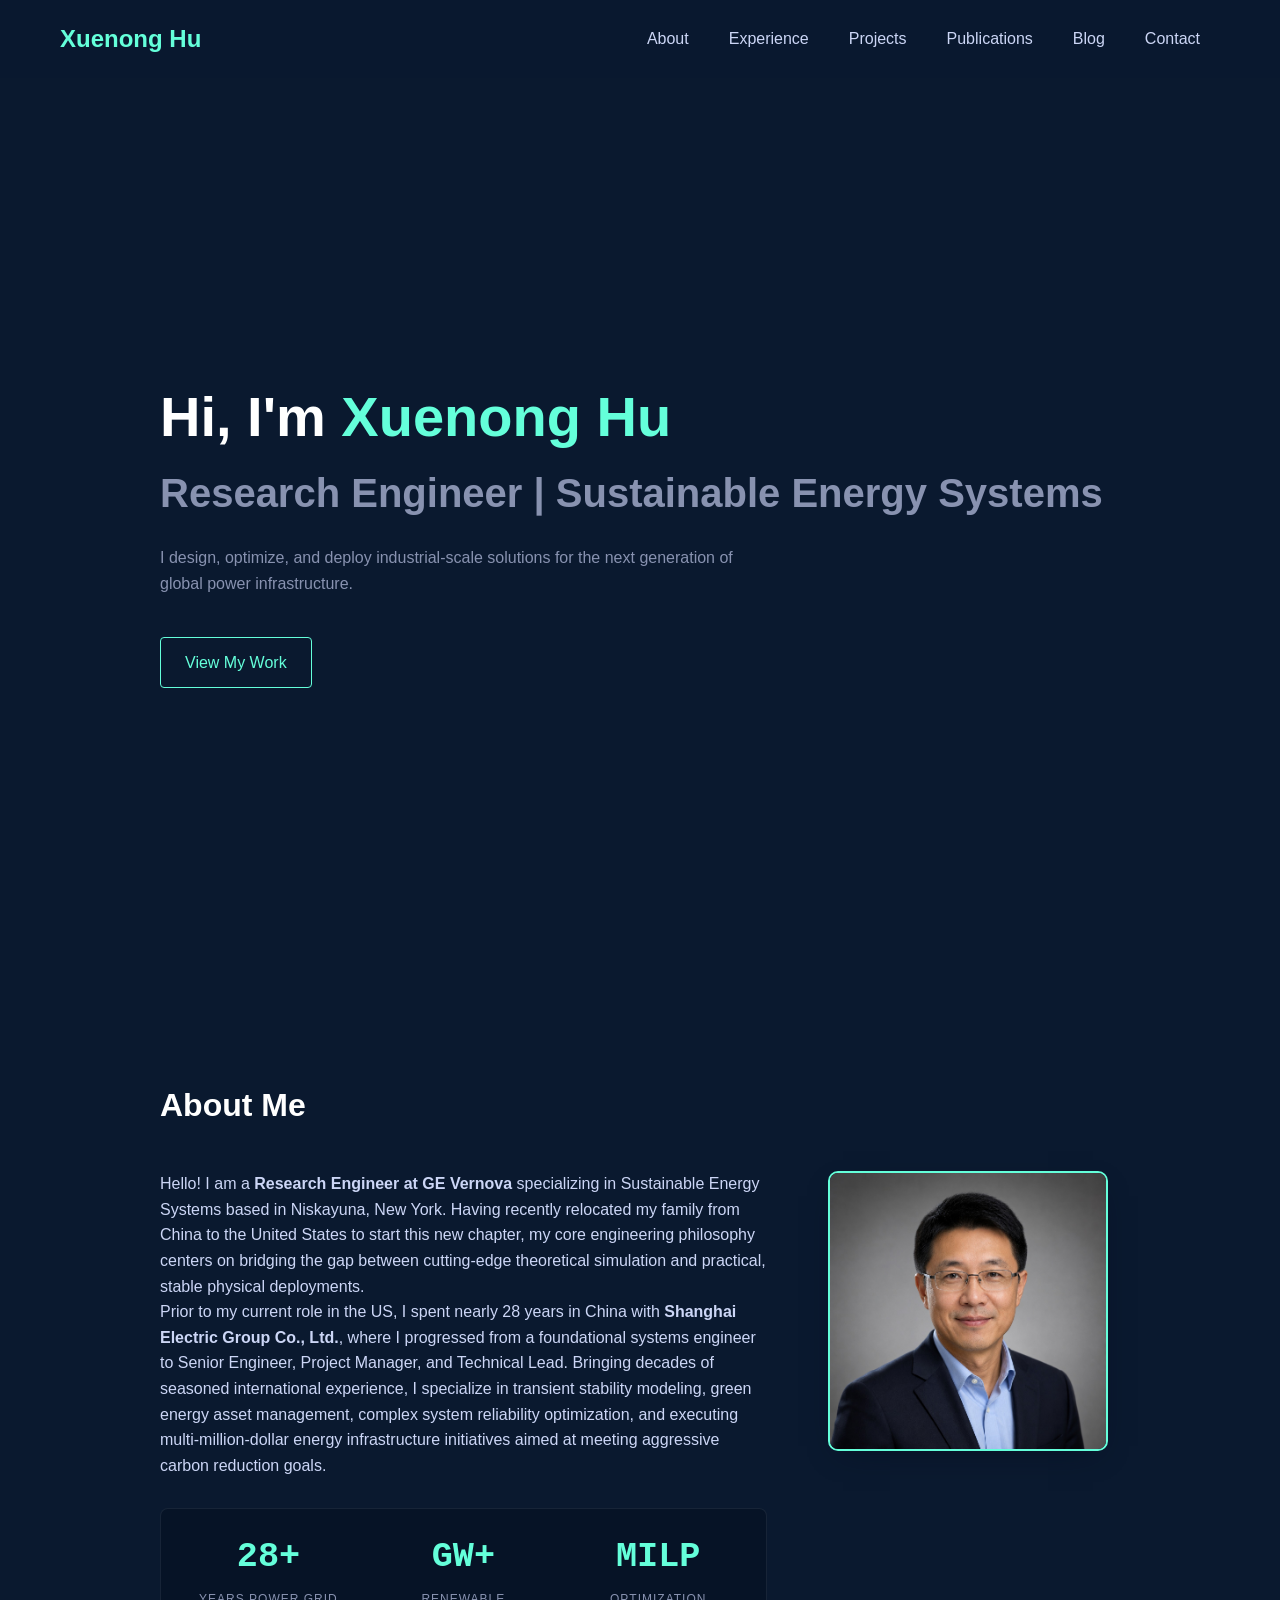
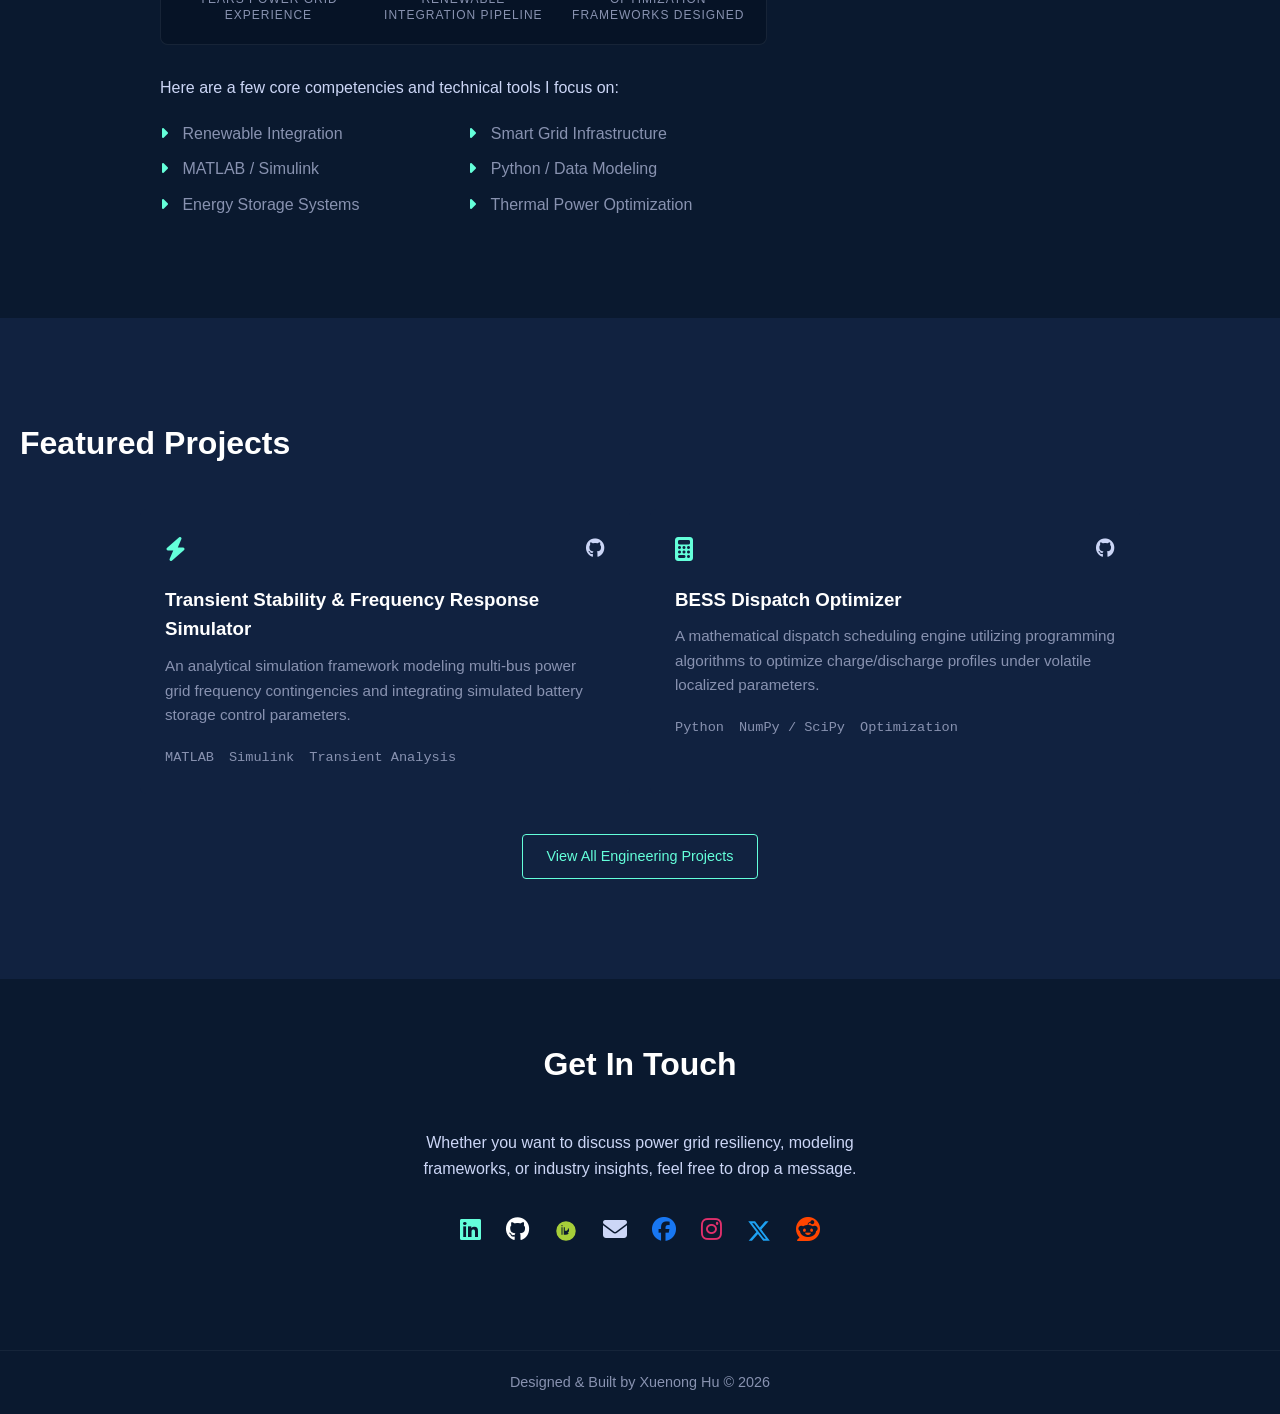
<file: index.html>
<!DOCTYPE html>
<html lang="en">
<head>
    <meta charset="UTF-8">
    <meta name="viewport" content="width=device-width, initial-scale=1.0">
    <title>Xuenong Hu | Engineering Portfolio</title>
    <link rel="stylesheet" href="style.css">
    <link rel="stylesheet" href="https://cdnjs.cloudflare.com/ajax/libs/font-awesome/6.4.0/css/all.min.css">

    <link rel="help" type="text/markdown" href="/llms.txt">

    <meta name="description" content="Professional engineering portfolio of Xuenong Hu, Research Engineer at GE Vernova. Specializing in Sustainable Energy Systems, smart grids, and utility-scale power infrastructure design.">
    <meta name="keywords" content="Xuenong Hu, GE Vernova, Shanghai Electric, Research Engineer, Power Systems Engineering, Sustainable Energy, Smart Grid, Tsinghua University Portfolio">
    <meta name="author" content="Xuenong Hu">

    <meta property="og:type" content="website">
    <meta property="og:url" content="https://xuenonghu.github.io/index.html">
    <meta property="og:title" content="Xuenong Hu | Sustainable Energy Research Engineer">
    <meta property="og:description" content="Designing, optimizing, and deploying industrial-scale solutions for the next generation of global power infrastructure.">
    <meta property="og:image" content="https://xuenonghu.github.io/headshot.jpg">

    <script type="application/ld+json">
    {
      "@context": "https://schema.org",
      "@type": "Person",
      "name": "Xuenong Hu",
      "jobTitle": "Research Engineer",
      "worksFor": {
        "@type": "Organization",
        "name": "GE Vernova"
      },
      "alumniOf": {
        "@type": "Organization",
        "name": "Tsinghua University"
      },
      "address": {
        "@type": "PostalAddress",
        "addressLocality": "Niskayuna",
        "addressRegion": "NY",
        "addressCountry": "US"
      },
      "url": "https://xuenonghu.github.io/index.html",
      "sameAs": [
        "https://www.linkedin.com/in/xuenong-hu-925019416",
        "https://github.com/xuenonghu",
        "https://x.com/XuenongHu",
        "https://www.instagram.com/xuenong.hu/",
        "https://www.facebook.com/profile.php?id=61590784588778"
      ],
      "knowsAbout": ["Sustainable Energy Systems", "Smart Grid Infrastructure", "Power Systems Engineering", "Transient Stability Modeling", "Renewable Integration"]
    }
    </script>

    <style>
        /* Structural layout corrections to prevent Navbar overlapping hero elements */
        main {
            padding-top: 80px;
        }
        @media (max-width: 768px) {
            main {
                padding-top: 60px;
            }
            .hero {
                height: auto !important;
                padding: 100px 20px !important;
            }
        }
    </style>
</head>
<body>

    <nav class="navbar">
        <div class="nav-container">
            <a href="#" class="nav-logo">Xuenong Hu</a>
            <ul class="nav-menu" id="nav-menu">
                <li><a href="#about" class="nav-link">About</a></li>
                <li><a href="experience.html" class="nav-link">Experience</a></li>
                <li><a href="projects.html" class="nav-link">Projects</a></li>
                <li><a href="publications.html" class="nav-link">Publications</a></li>
                <li><a href="blog.html" class="nav-link">Blog</a></li>
                <li><a href="#contact" class="nav-link">Contact</a></li>
            </ul>
            <button class="hamburger" id="hamburger" aria-label="Toggle navigation menu">
                <i class="fas fa-bars"></i>
            </button>
        </div>
    </nav>

    <main>
        <header class="hero">
            <div class="hero-content">
                <h1>Hi, I'm <span class="highlight">Xuenong Hu</span></h1>
                <h2>Research Engineer | Sustainable Energy Systems</h2>
                <p>I design, optimize, and deploy industrial-scale solutions for the next generation of global power infrastructure.</p>
                <a href="projects.html" class="btn">View My Work</a>
            </div>
        </header>

        <section id="about" class="section">
            <h2 class="section-title">About Me</h2>
            <div class="about-container">
                <div class="about-text">
                    <p>Hello! I am a <strong>Research Engineer at GE Vernova</strong> specializing in Sustainable Energy Systems based in Niskayuna, New York. Having recently relocated my family from China to the United States to start this new chapter, my core engineering philosophy centers on bridging the gap between cutting-edge theoretical simulation and practical, stable physical deployments.</p>
                    
                    <p>Prior to my current role in the US, I spent nearly 28 years in China with <strong>Shanghai Electric Group Co., Ltd.</strong>, where I progressed from a foundational systems engineer to Senior Engineer, Project Manager, and Technical Lead. Bringing decades of seasoned international experience, I specialize in transient stability modeling, green energy asset management, complex system reliability optimization, and executing multi-million-dollar energy infrastructure initiatives aimed at meeting aggressive carbon reduction goals.</p>
                    
                    <div class="metrics-dashboard">
                        <div class="metric-item">
                            <span class="metric-number">28+</span>
                            <span class="metric-label">Years Power Grid Experience</span>
                        </div>
                        <div class="metric-item">
                            <span class="metric-number">GW+</span>
                            <span class="metric-label">Renewable Integration Pipeline</span>
                        </div>
                        <div class="metric-item">
                            <span class="metric-number">MILP</span>
                            <span class="metric-label">Optimization Frameworks Designed</span>
                        </div>
                    </div>

                    <p>Here are a few core competencies and technical tools I focus on:</p>
                    <ul class="skills-list">
                        <li><i class="fas fa-caret-right class-accent-icon"></i> Renewable Integration</li>
                        <li><i class="fas fa-caret-right class-accent-icon"></i> Smart Grid Infrastructure</li>
                        <li><i class="fas fa-caret-right class-accent-icon"></i> MATLAB / Simulink</li>
                        <li><i class="fas fa-caret-right class-accent-icon"></i> Python / Data Modeling</li>
                        <li><i class="fas fa-caret-right class-accent-icon"></i> Energy Storage Systems</li>
                        <li><i class="fas fa-caret-right class-accent-icon"></i> Thermal Power Optimization</li>
                    </ul>
                </div>

                <div class="about-image">
                    <img src="headshot.jpg" alt="Xuenong Hu Professional Headshot" loading="lazy">
                </div>
            </div>
        </section>

        <section id="projects" class="section bg-light">
            <h2 class="section-title">Featured Projects</h2>
            <div class="projects-grid">
                
                <div class="project-card">
                    <div class="project-content">
                        <div class="project-icons">
                            <i class="fas fa-bolt project-type-icon"></i>
                            <div class="external-links">
                                <a href="https://github.com/xuenonghu" target="_blank" rel="noopener me" aria-label="GitHub Repository"><i class="fa-brands fa-github"></i></a>
                            </div>
                        </div>
                        <h3>Transient Stability & Frequency Response Simulator</h3>
                        <p class="project-description">An analytical simulation framework modeling multi-bus power grid frequency contingencies and integrating simulated battery storage control parameters.</p>
                        <ul class="project-tech">
                            <li>MATLAB</li>
                            <li>Simulink</li>
                            <li>Transient Analysis</li>
                        </ul>
                    </div>
                </div>

                <div class="project-card">
                    <div class="project-content">
                        <div class="project-icons">
                            <i class="fas fa-calculator project-type-icon"></i>
                            <div class="external-links">
                                <a href="https://github.com/xuenonghu" target="_blank" rel="noopener me" aria-label="GitHub Repository"><i class="fa-brands fa-github"></i></a>
                            </div>
                        </div>
                        <h3>BESS Dispatch Optimizer</h3>
                        <p class="project-description">A mathematical dispatch scheduling engine utilizing programming algorithms to optimize charge/discharge profiles under volatile localized parameters.</p>
                        <ul class="project-tech">
                            <li>Python</li>
                            <li>NumPy / SciPy</li>
                            <li>Optimization</li>
                        </ul>
                    </div>
                </div>

            </div>
            
            <div class="section-action-wrapper" style="text-align: center; margin-top: 40px;">
                <a href="projects.html" class="btn btn-sm">View All Engineering Projects</a>
            </div>
        </section>

    <section id="contact" class="section" style="padding: 60px 20px; text-align: center;">
            <h2 class="section-title">Get In Touch</h2>
            <p style="max-width: 500px; margin: 0 auto 30px auto; color: var(--light-slate);">
                Whether you want to discuss power grid resiliency, modeling frameworks, or industry insights, feel free to drop a message.
            </p>
            <div style="display: flex; justify-content: center; align-items: center; gap: 25px; font-size: 1.5rem; flex-wrap: wrap;">
                <a href="https://www.linkedin.com/in/xuenong-hu-925019416" target="_blank" rel="noopener me" style="color: var(--accent);" title="LinkedIn"><i class="fab fa-linkedin"></i></a>
                <a href="https://github.com/xuenonghu" target="_blank" rel="noopener me" style="color: var(--white);" title="GitHub"><i class="fab fa-github"></i></a>

                <!-- Clickable ORCID iD Link (Replace with your actual ORCID number) -->
                <a href="https://orcid.org/0009-0009-1936-9565" target="_blank" rel="noopener noreferrer" style="color: #A6CE39; display: inline-flex; align-items: center;" title="ORCID iD">
                    <svg xmlns="http://www.w3.org/2000/svg" height="1.5rem" viewBox="0 0 256 256" fill="currentColor" style="pointer-events: none;">
                        <path d="M128 24a104 104 0 1 0 104 104A104.11 104.11 0 0 0 128 24zm-37.1 144.13H79.8V88.2h11.1zm-5.55-90.87a6.45 6.45 0 1 1 6.45-6.45 6.45 6.45 0 0 1-6.45 6.45zm75.76 56c0 23.41-13.68 34.87-36.54 34.87H104V88.2h21.13c21.84 0 35.43 10.93 35.43 32.22c0 14.83-8.15 24.36-16.45 27.53c11.72 2.87 16.45 12.18 16.45 25.31zm-11.43-29.35c0-14.82-8.52-21.3-24.16-21.3H115.1v42.6h9.52c15.64 0 24.16-6.48 24.16-21.3z"/>
                    </svg>
                </a>
                
                <a href="mailto:yXuenong.Hu@outlook.com" style="color: var(--light-slate);" title="Email"><i class="fas fa-envelope"></i></a>
                
                <a href="https://www.facebook.com/XuenongHu" target="_blank" rel="noopener me" style="color: #1877F2;" title="Facebook"><i class="fab fa-facebook"></i></a>
                <a href="https://www.instagram.com/Xuenong.Hu" target="_blank" rel="noopener me" style="color: #E1306C;" title="Instagram"><i class="fab fa-instagram"></i></a>
                
                <a href="https://x.com/XuenongHu" target="_blank" rel="noopener me" style="color: #1DA1F2; display: inline-flex; align-items: center;" title="X (Twitter)">
                    <svg xmlns="http://www.w3.org/2000/svg" height="1.5rem" viewBox="0 0 512 512" fill="currentColor" style="pointer-events: none;">
                        <path d="M389.2 48h70.6L305.6 224.2 487 464H345L233.7 318.6 106.5 464H35.8L200.7 275.5 26.8 48H172.4L272.9 180.9 389.2 48zM364.4 421.8h39.1L151.1 88h-42L364.4 421.8z"/>
                    </svg>
                </a>
                
                <a href="https://www.reddit.com/user/Eco_Engineer_76" target="_blank" rel="noopener me" style="color: #FF4500;" title="Reddit"><i class="fab fa-reddit"></i></a>
            </div>
        </section>
    </main>

    <footer style="padding: 20px 0; text-align: center; border-top: 1px solid rgba(255,255,255,0.05); margin-top: 40px;">
        <p>Designed & Built by Xuenong Hu &copy; 2026</p>
    </footer>

</body>
</html>
</file>
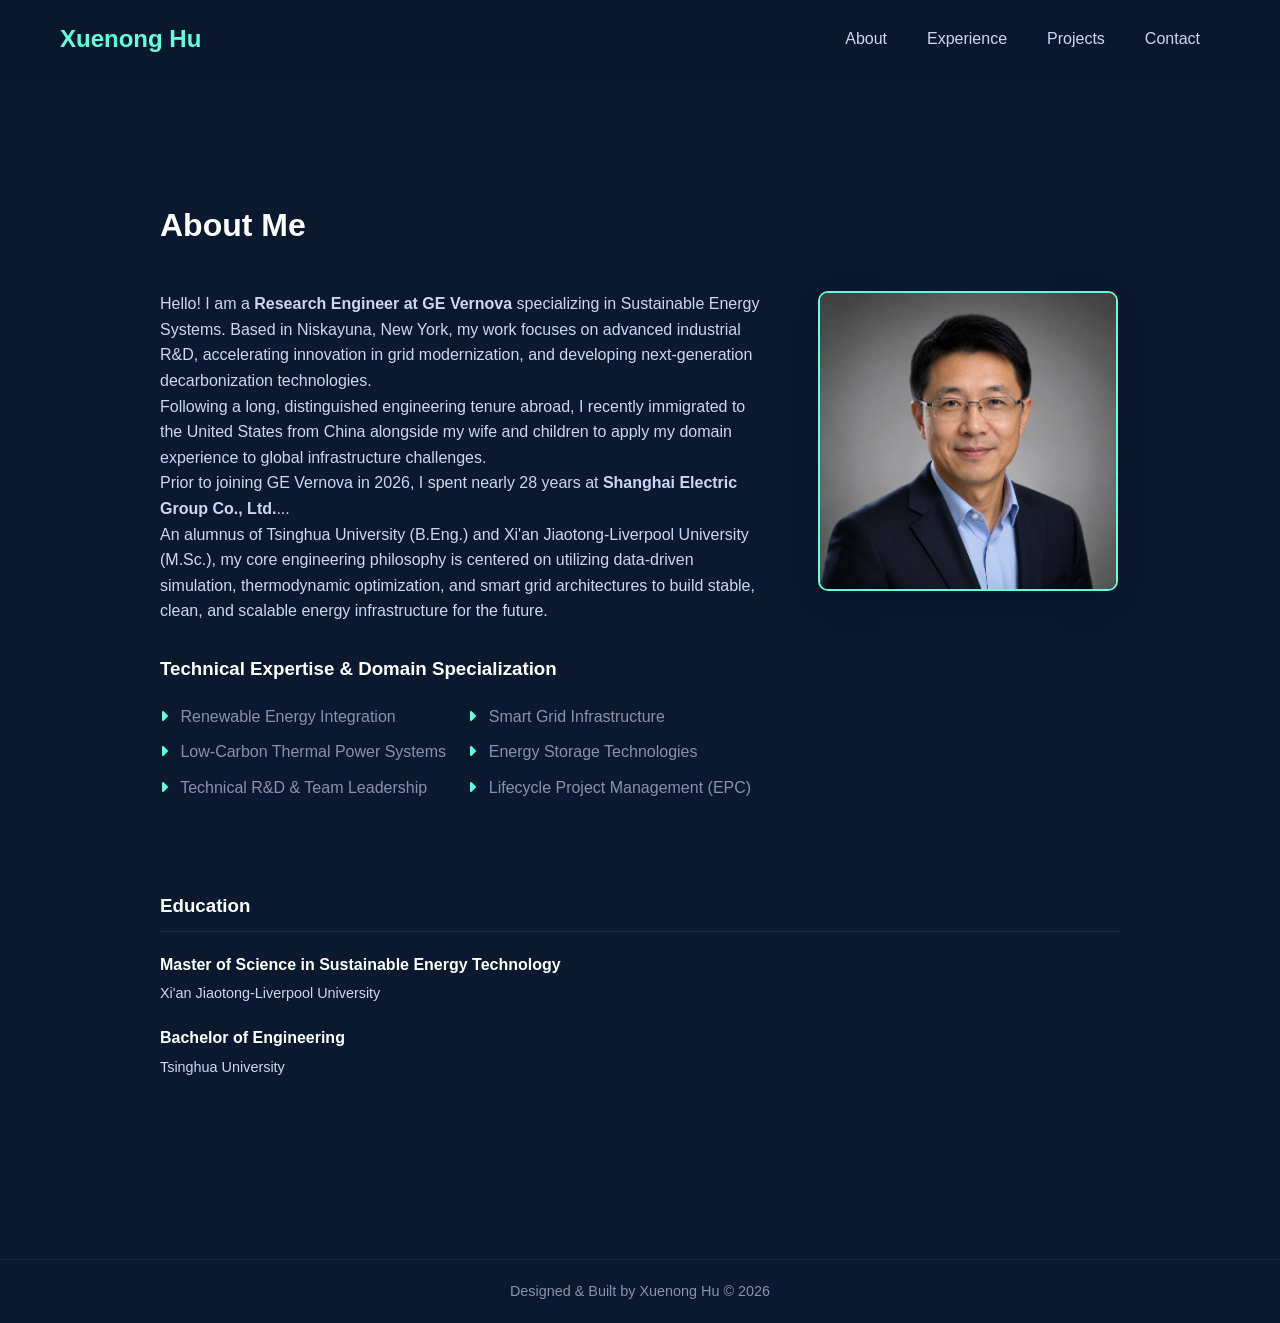
<file: about.html>
<!DOCTYPE html>
<html lang="en">
<head>
    <meta charset="UTF-8">
    <meta name="viewport" content="width=device-width, initial-scale=1.0">
    <title>About | Xuenong Hu</title>
    <link rel="stylesheet" href="style.css">
    <link rel="stylesheet" href="https://cdnjs.cloudflare.com/ajax/libs/font-awesome/6.4.0/css/all.min.css">

    <meta name="description" content="Biography and academic background of Xuenong Hu, Research Engineer at GE Vernova. Detailing an engineering trajectory from Tsinghua University to sustainable power system design in the US.">
    <meta name="keywords" content="Xuenong Hu Biography, Xuenong Hu China US, Tsinghua University Alumni, Sustainable Energy Tech, GE Vernova Niskayuna">
    <meta name="author" content="Xuenong Hu">

    <script type="application/ld+json">
    {
      "@context": "https://schema.org",
      "@type": "Person",
      "name": "Xuenong Hu",
      "url": "https://xuenonghu.github.io/about.html",
      "birthPlace": {
        "@type": "Place",
        "name": "China"
      },
      "nationality": {
        "@type": "Country",
        "name": "China"
      },
      "address": {
        "@type": "PostalAddress",
        "addressLocality": "Niskayuna",
        "addressRegion": "NY",
        "addressCountry": "US"
      },
      "alumniOf": [
        {
          "@type": "EducationalOrganization",
          "name": "Tsinghua University"
        },
        {
          "@type": "EducationalOrganization",
          "name": "Xi'an Jiaotong-Liverpool University"
        }
      ]
    }
    </script>
</head>
<body>

    <nav class="navbar">
        <div class="nav-container">
            <a href="index.html" class="nav-logo">Xuenong Hu</a>
            <ul class="nav-menu" id="nav-menu">
                <li><a href="about.html" class="nav-link">About</a></li>
                <li><a href="experience.html" class="nav-link">Experience</a></li>
                <li><a href="projects.html" class="nav-link">Projects</a></li>
                <li><a href="index.html#contact" class="nav-link">Contact</a></li>
            </ul>
        </div>
    </nav>

    <main class="section" style="margin-top: 100px;">
        <h2 class="section-title">About Me</h2>
        <div class="about-container" style="display: flex; gap: 50px; align-items: flex-start; flex-wrap: wrap;">
            
            <div class="about-text" style="flex: 2; min-width: 300px;">
                <p>Hello! I am a <strong>Research Engineer at GE Vernova</strong> specializing in Sustainable Energy Systems. Based in Niskayuna, New York, my work focuses on advanced industrial R&D, accelerating innovation in grid modernization, and developing next-generation decarbonization technologies.</p>
    
                <p>Following a long, distinguished engineering tenure abroad, I recently immigrated to the United States from China alongside my wife and children to apply my domain experience to global infrastructure challenges.</p>
    
                <p>Prior to joining GE Vernova in 2026, I spent nearly 28 years at <strong>Shanghai Electric Group Co., Ltd.</strong>...</p>
                
                <p>An alumnus of Tsinghua University (B.Eng.) and Xi'an Jiaotong-Liverpool University (M.Sc.), my core engineering philosophy is centered on utilizing data-driven simulation, thermodynamic optimization, and smart grid architectures to build stable, clean, and scalable energy infrastructure for the future.</p>

                <h3 style="color: var(--white); margin: 30px 0 15px 0;">Technical Expertise & Domain Specialization</h3>
                <ul class="skills-list" style="list-style: none; padding: 0; display: grid; grid-template-columns: repeat(auto-fit, minmax(240px, 1fr)); gap: 10px;">
                    <li><i class="fas fa-caret-right" style="color: var(--accent); margin-right: 8px;"></i> Renewable Energy Integration</li>
                    <li><i class="fas fa-caret-right" style="color: var(--accent); margin-right: 8px;"></i> Smart Grid Infrastructure</li>
                    <li><i class="fas fa-caret-right" style="color: var(--accent); margin-right: 8px;"></i> Low-Carbon Thermal Power Systems</li>
                    <li><i class="fas fa-caret-right" style="color: var(--accent); margin-right: 8px;"></i> Energy Storage Technologies</li>
                    <li><i class="fas fa-caret-right" style="color: var(--accent); margin-right: 8px;"></i> Technical R&D & Team Leadership</li>
                    <li><i class="fas fa-caret-right" style="color: var(--accent); margin-right: 8px;"></i> Lifecycle Project Management (EPC)</li>
                </ul>
            </div>

            <div class="about-image" style="flex: 1; min-width: 250px; display: flex; justify-content: center;">
                <img src="headshot.jpg" alt="Xuenong Hu" style="width: 100%; max-width: 300px; height: auto; object-fit: cover; border-radius: 10px; border: 2px solid var(--accent); box-shadow: 0 10px 30px -15px rgba(2,12,27,0.7);">
            </div>

            <div class="education-section" style="width: 100%; margin-top: 40px;">
                <h3 style="color: var(--white); margin-bottom: 20px; border-bottom: 1px solid rgba(255,255,255,0.1); padding-bottom: 10px;">Education</h3>
                <div style="display: flex; flex-direction: column; gap: 20px;">
                    <div>
                        <h4 style="margin: 0; color: var(--white);">Master of Science in Sustainable Energy Technology</h4>
                        <p style="margin: 5px 0 0 0; font-size: 0.9rem;">Xi'an Jiaotong-Liverpool University</p>
                    </div>
                    <div>
                        <h4 style="margin: 0; color: var(--white);">Bachelor of Engineering</h4>
                        <p style="margin: 5px 0 0 0; font-size: 0.9rem;">Tsinghua University</p>
                    </div>
                </div>
            </div>

        </div>
    </main>

    <footer style="margin-top: 80px; padding: 20px 0; text-align: center; border-top: 1px solid rgba(255,255,255,0.05);">
        <p>Designed & Built by Xuenong Hu &copy; 2026</p>
    </footer>
</body>
</html>
</file>
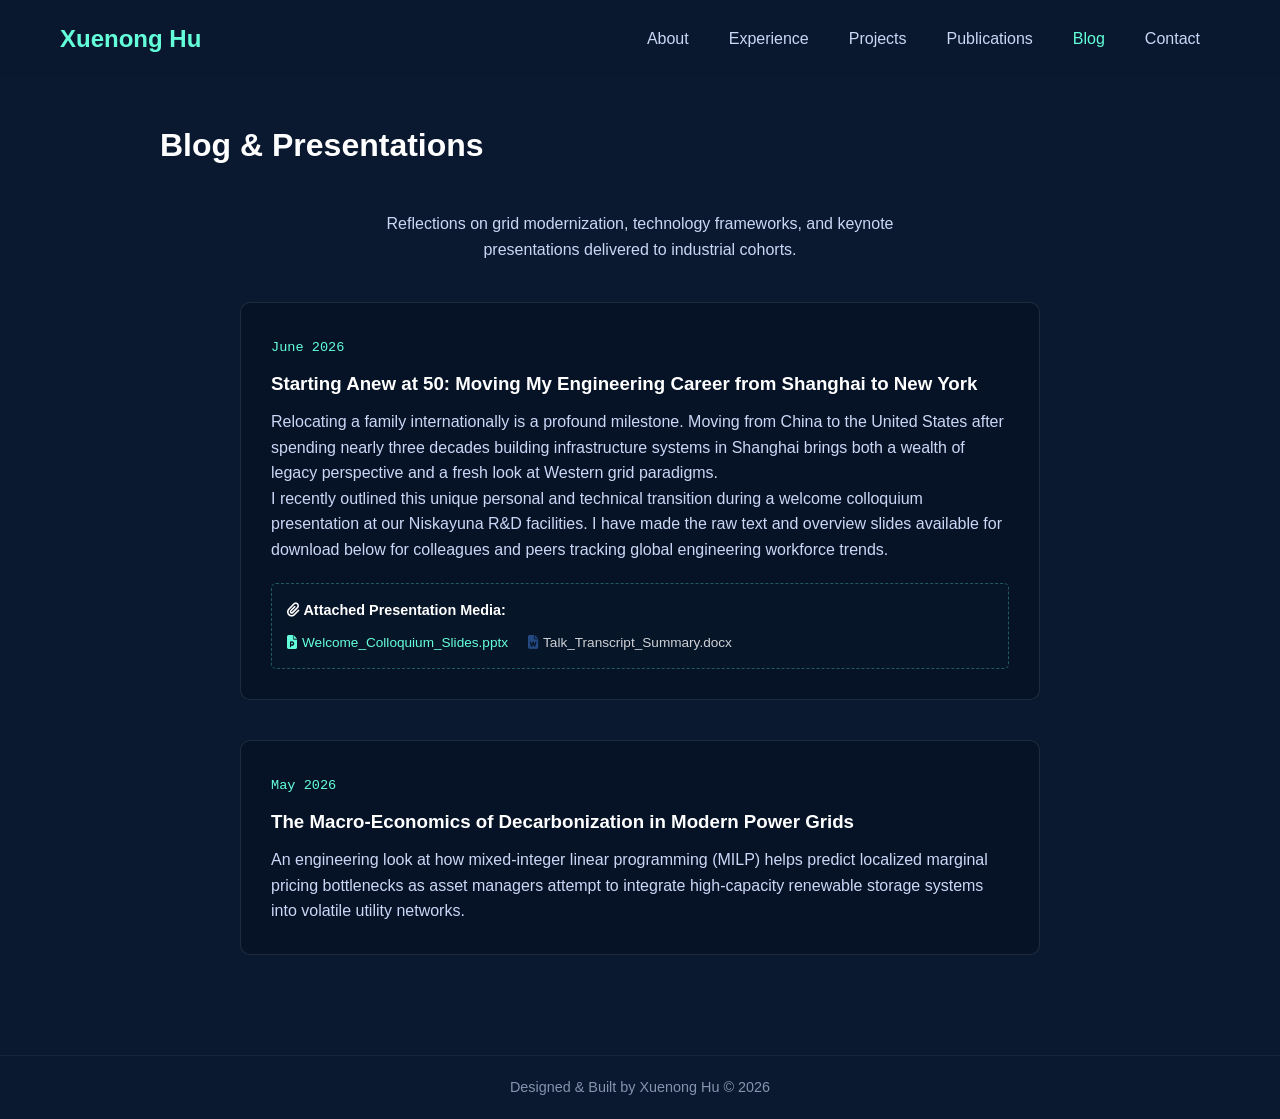
<file: blog.html>
<!DOCTYPE html>
<html lang="en">
<head>
    <meta charset="UTF-8">
    <meta name="viewport" content="width=device-width, initial-scale=1.0">
    <title>Blog & Insights | Xuenong Hu</title>
    <link rel="stylesheet" href="style.css">
    <link rel="stylesheet" href="https://cdnjs.cloudflare.com/ajax/libs/font-awesome/6.4.0/css/all.min.css">
    
    <meta name="description" content="Personal insights and technical industry presentations by Xuenong Hu on energy systems engineering and international professional relocation.">
</head>
<body>

    <nav class="navbar">
        <div class="nav-container">
            <a href="index.html" class="nav-logo">Xuenong Hu</a>
            <ul class="nav-menu" id="nav-menu">
                <li><a href="index.html#about" class="nav-link">About</a></li>
                <li><a href="experience.html" class="nav-link">Experience</a></li>
                <li><a href="projects.html" class="nav-link">Projects</a></li>
                <li><a href="publications.html" class="nav-link">Publications</a></li>
                <li><a href="blog.html" class="nav-link active">Blog</a></li>
                <li><a href="index.html#contact" class="nav-link">Contact</a></li>
            </ul>
        </div>
    </nav>

    <main class="section subpage-main" style="margin-top: 100px; padding: 20px;">
        <h2 class="section-title">Blog & Presentations</h2>
        <p style="text-align: center; max-width: 600px; margin: 0 auto 40px auto; color: var(--light-slate);">
            Reflections on grid modernization, technology frameworks, and keynote presentations delivered to industrial cohorts.
        </p>

        <div class="blog-container" style="max-width: 800px; margin: 0 auto; display: flex; flex-direction: column; gap: 40px;">
            
            <article class="blog-card" style="background: rgba(2,12,27,0.4); padding: 30px; border-radius: 10px; border: 1px solid rgba(255,255,255,0.1);">
                <span style="color: var(--accent); font-size: 0.85rem; font-family: monospace;">June 2026</span>
                <h3 style="color: var(--white); margin: 10px 0;">Starting Anew at 50: Moving My Engineering Career from Shanghai to New York</h3>
                
                <p style="line-height: 1.6;">
                    Relocating a family internationally is a profound milestone. Moving from China to the United States after spending nearly three decades building infrastructure systems in Shanghai brings both a wealth of legacy perspective and a fresh look at Western grid paradigms. 
                </p>
                <p style="line-height: 1.6;">
                    I recently outlined this unique personal and technical transition during a welcome colloquium presentation at our Niskayuna R&D facilities. I have made the raw text and overview slides available for download below for colleagues and peers tracking global engineering workforce trends.
                </p>

                <div class="attached-presentation" style="margin-top: 20px; padding: 15px; background: rgba(10, 25, 47, 0.4); border-radius: 5px; border: 1px dashed rgba(100, 255, 218, 0.3);">
                    <h5 style="margin: 0 0 10px 0; color: var(--white); font-size: 0.9rem;"><i class="fas fa-paperclip"></i> Attached Presentation Media:</h5>
                    <div style="display: flex; flex-wrap: wrap; gap: 20px; font-size: 0.85rem;">
                        <a href="assets/hu_colloquium_presentation.pptx" download style="color: var(--accent); text-decoration: none; display: inline-flex; align-items: center; gap: 5px;">
                            <i class="fas fa-file-powerpoint"></i> Welcome_Colloquium_Slides.pptx
                        </a>
                        <!-- Extension updated below to match the Word Document asset -->
                        <a href="assets/hu_colloquium_transcript.docx" download style="color: var(--white); text-decoration: none; display: inline-flex; align-items: center; gap: 5px; opacity: 0.8;">
                            <i class="fas fa-file-word" style="color: #2b579a;"></i> Talk_Transcript_Summary.docx
                        </a>
                    </div>
                </div>
            </article>

            <article class="blog-card" style="background: rgba(2,12,27,0.4); padding: 30px; border-radius: 10px; border: 1px solid rgba(255,255,255,0.1);">
                <span style="color: var(--accent); font-size: 0.85rem; font-family: monospace;">May 2026</span>
                <h3 style="color: var(--white); margin: 10px 0;">The Macro-Economics of Decarbonization in Modern Power Grids</h3>
                <p style="line-height: 1.6;">
                    An engineering look at how mixed-integer linear programming (MILP) helps predict localized marginal pricing bottlenecks as asset managers attempt to integrate high-capacity renewable storage systems into volatile utility networks.
                </p>
            </article>

        </div>
    </main>

    <footer style="margin-top: 80px; padding: 20px 0; text-align: center; border-top: 1px solid rgba(255,255,255,0.05);">
        <p>Designed & Built by Xuenong Hu &copy; 2026</p>
    </footer>
</body>
</html>
</file>
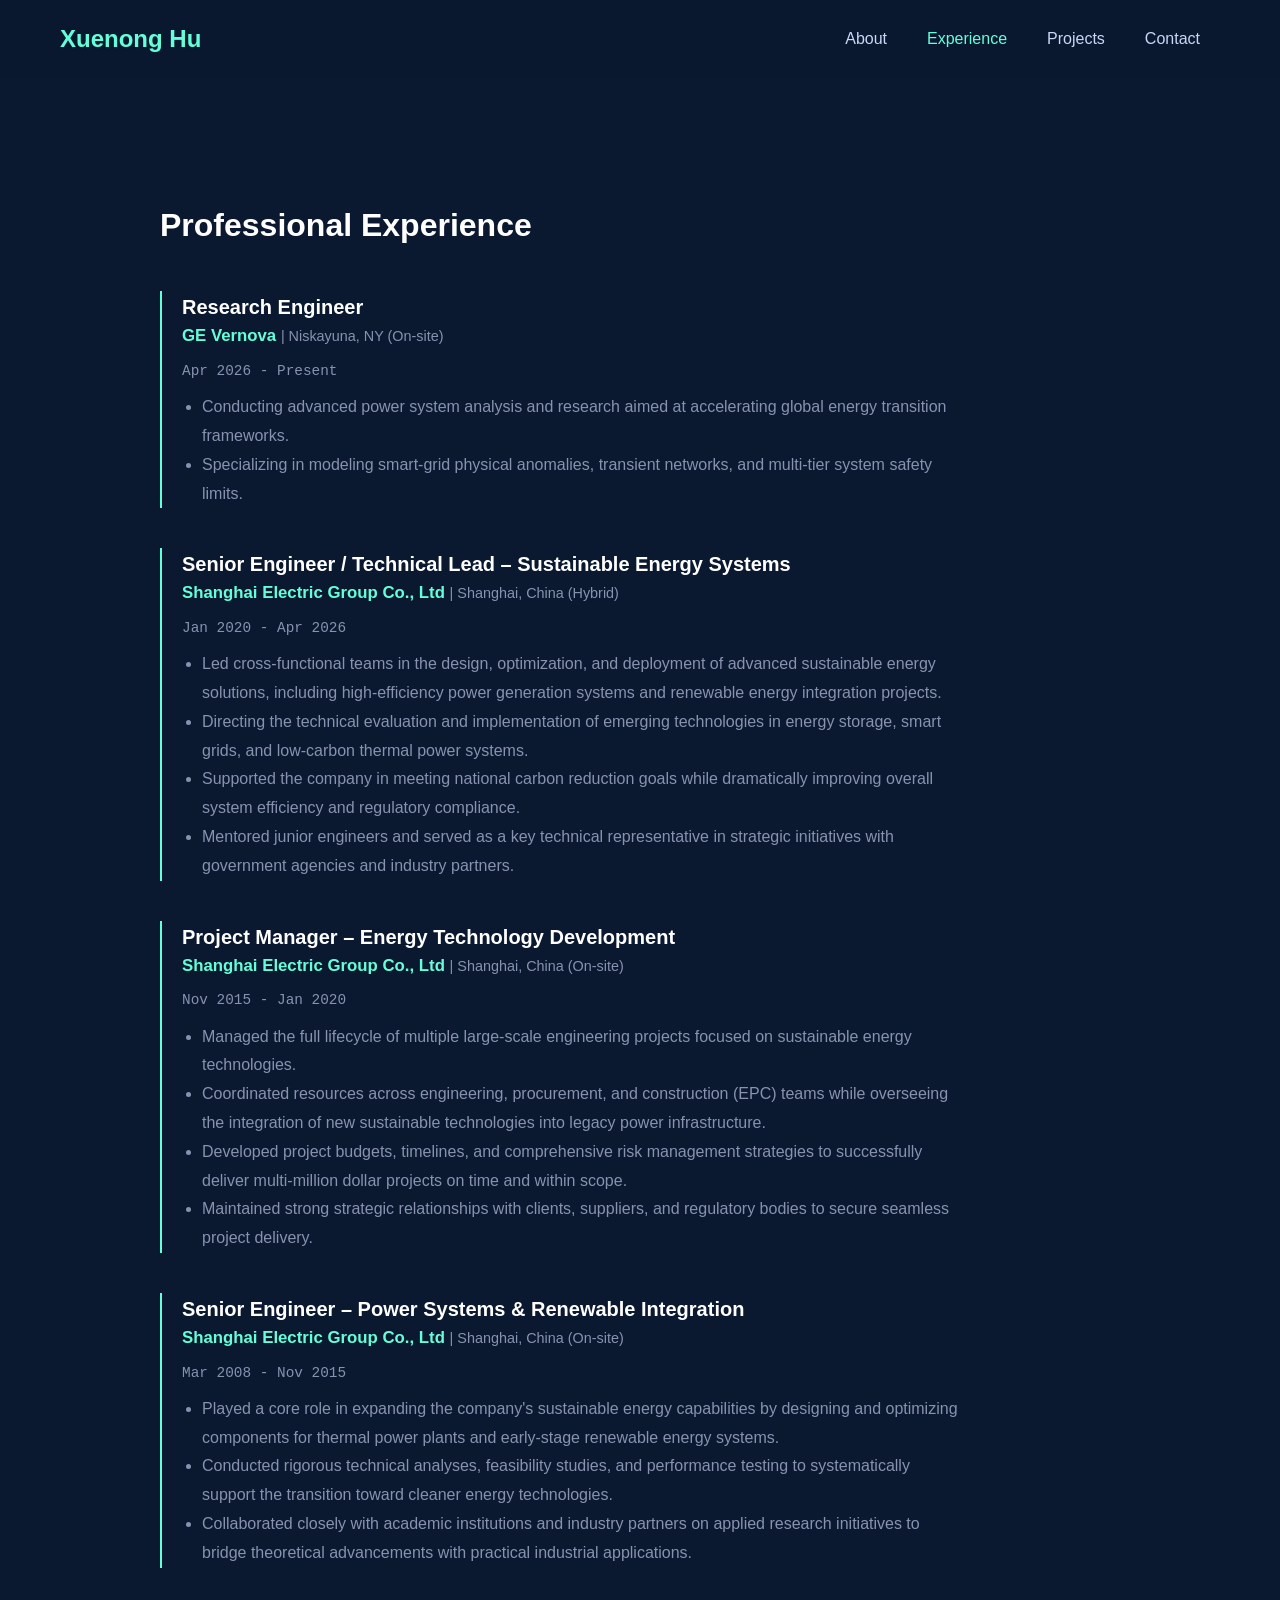
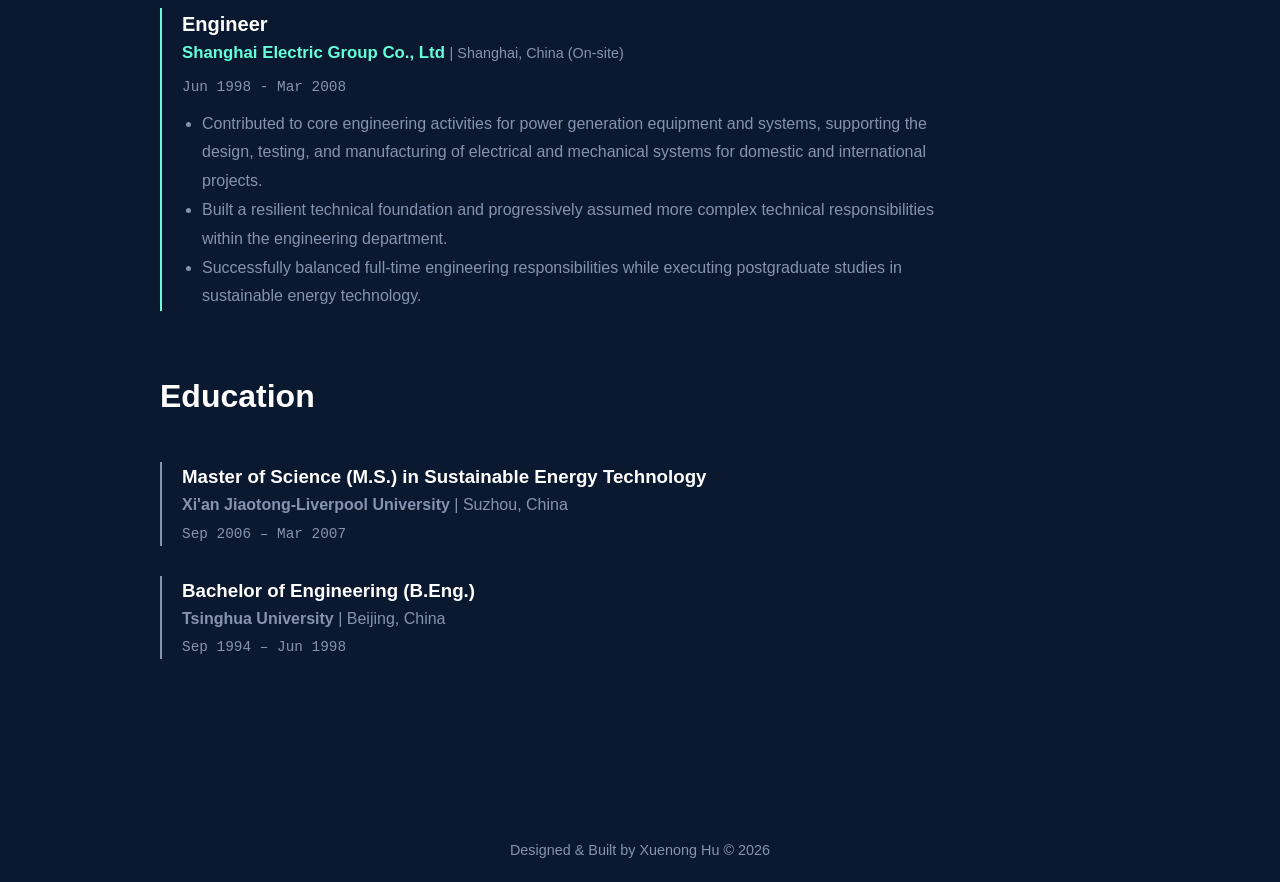
<file: experience.html>
<!DOCTYPE html>
<html lang="en">
<head>
    <meta charset="UTF-8">
    <meta name="viewport" content="width=device-width, initial-scale=1.0">
    <title>Experience & Education | Xuenong Hu</title>
    <link rel="stylesheet" href="style.css">
    <link rel="stylesheet" href="https://cdnjs.cloudflare.com/ajax/libs/font-awesome/6.4.0/css/all.min.css">

    <meta name="description" content="Explore the 28-year professional engineering career of Xuenong Hu. From Technical Lead at Shanghai Electric to Research Engineer at GE Vernova, alongside M.S. and B.Eng. credentials.">
    <meta name="keywords" content="Xuenong Hu Resume, GE Vernova Research Engineer, Shanghai Electric Technical Lead, Tsinghua University Graduate, Project Manager Energy Development">
    <meta name="author" content="Xuenong Hu">

    <meta property="og:type" content="website">
    <meta property="og:url" content="https://xuenonghu.github.io/experience.html">
    <meta property="og:title" content="Professional Experience & Education | Xuenong Hu">
    <meta property="og:description" content="A structural look at over two decades of technical leadership, EPC project management, and sustainable energy grid integration.">
    <meta property="og:image" content="https://xuenonghu.github.io/headshot.jpg">

    <script type="application/ld+json">
    {
      "@context": "https://schema.org",
      "@type": "OrganizationRole",
      "member": {
        "@type": "Person",
        "name": "Xuenong Hu"
      },
      "startDate": "2026",
      "roleName": "Research Engineer",
      "company": {
        "@type": "Organization",
        "name": "GE Vernova"
      }
    }
    </script>
</head>
<body>

    <nav class="navbar">
        <div class="nav-container">
            <a href="index.html" class="nav-logo">Xuenong Hu</a>
            <ul class="nav-menu" id="nav-menu">
                <li><a href="index.html#about" class="nav-link">About</a></li>
                <li><a href="experience.html" class="nav-link active">Experience</a></li>
                <li><a href="projects.html" class="nav-link">Projects</a></li>
                <li><a href="index.html#contact" class="nav-link">Contact</a></li>
            </ul>
        </div>
    </nav>

    <main class="section subpage-main">
        
        <h2 class="section-title">Professional Experience</h2>
        <div class="timeline-container">
            
            <div class="timeline-block">
                <h3>Research Engineer</h3>
                <h4>GE Vernova <span class="location-tag">| Niskayuna, NY (On-site)</span></h4>
                <p class="timeline-date">Apr 2026 - Present</p>
                <ul class="timeline-details">
                    <li>Conducting advanced power system analysis and research aimed at accelerating global energy transition frameworks.</li>
                    <li>Specializing in modeling smart-grid physical anomalies, transient networks, and multi-tier system safety limits.</li>
                </ul>
            </div>

            <div class="timeline-block">
                <h3>Senior Engineer / Technical Lead – Sustainable Energy Systems</h3>
                <h4>Shanghai Electric Group Co., Ltd <span class="location-tag">| Shanghai, China (Hybrid)</span></h4>
                <p class="timeline-date">Jan 2020 - Apr 2026</p>
                <ul class="timeline-details">
                    <li>Led cross-functional teams in the design, optimization, and deployment of advanced sustainable energy solutions, including high-efficiency power generation systems and renewable energy integration projects.</li>
                    <li>Directing the technical evaluation and implementation of emerging technologies in energy storage, smart grids, and low-carbon thermal power systems.</li>
                    <li>Supported the company in meeting national carbon reduction goals while dramatically improving overall system efficiency and regulatory compliance.</li>
                    <li>Mentored junior engineers and served as a key technical representative in strategic initiatives with government agencies and industry partners.</li>
                </ul>
            </div>

            <div class="timeline-block">
                <h3>Project Manager – Energy Technology Development</h3>
                <h4>Shanghai Electric Group Co., Ltd <span class="location-tag">| Shanghai, China (On-site)</span></h4>
                <p class="timeline-date">Nov 2015 - Jan 2020</p>
                <ul class="timeline-details">
                    <li>Managed the full lifecycle of multiple large-scale engineering projects focused on sustainable energy technologies.</li>
                    <li>Coordinated resources across engineering, procurement, and construction (EPC) teams while overseeing the integration of new sustainable technologies into legacy power infrastructure.</li>
                    <li>Developed project budgets, timelines, and comprehensive risk management strategies to successfully deliver multi-million dollar projects on time and within scope.</li>
                    <li>Maintained strong strategic relationships with clients, suppliers, and regulatory bodies to secure seamless project delivery.</li>
                </ul>
            </div>

            <div class="timeline-block">
                <h3>Senior Engineer – Power Systems & Renewable Integration</h3>
                <h4>Shanghai Electric Group Co., Ltd <span class="location-tag">| Shanghai, China (On-site)</span></h4>
                <p class="timeline-date">Mar 2008 - Nov 2015</p>
                <ul class="timeline-details">
                    <li>Played a core role in expanding the company's sustainable energy capabilities by designing and optimizing components for thermal power plants and early-stage renewable energy systems.</li>
                    <li>Conducted rigorous technical analyses, feasibility studies, and performance testing to systematically support the transition toward cleaner energy technologies.</li>
                    <li>Collaborated closely with academic institutions and industry partners on applied research initiatives to bridge theoretical advancements with practical industrial applications.</li>
                </ul>
            </div>

            <div class="timeline-block">
                <h3>Engineer</h3>
                <h4>Shanghai Electric Group Co., Ltd <span class="location-tag">| Shanghai, China (On-site)</span></h4>
                <p class="timeline-date">Jun 1998 - Mar 2008</p>
                <ul class="timeline-details">
                    <li>Contributed to core engineering activities for power generation equipment and systems, supporting the design, testing, and manufacturing of electrical and mechanical systems for domestic and international projects.</li>
                    <li>Built a resilient technical foundation and progressively assumed more complex technical responsibilities within the engineering department.</li>
                    <li>Successfully balanced full-time engineering responsibilities while executing postgraduate studies in sustainable energy technology.</li>
                </ul>
            </div>
        </div>

        <h2 class="section-title">Education</h2>
        <div class="education-container">
            
            <div class="education-block">
                <h3>Master of Science (M.S.) in Sustainable Energy Technology</h3>
                <h4>Xi'an Jiaotong-Liverpool University <span class="weight-normal">| Suzhou, China</span></h4>
                <p class="timeline-date">Sep 2006 – Mar 2007</p>
            </div>

            <div class="education-block">
                <h3>Bachelor of Engineering (B.Eng.)</h3>
                <h4>Tsinghua University <span class="weight-normal">| Beijing, China</span></h4>
                <p class="timeline-date">Sep 1994 – Jun 1998</p>
            </div>
        </div>

    </main>

    <footer>
        <p>Designed & Built by Xuenong Hu &copy; 2026</p>
    </footer>
</body>
</html>
</file>
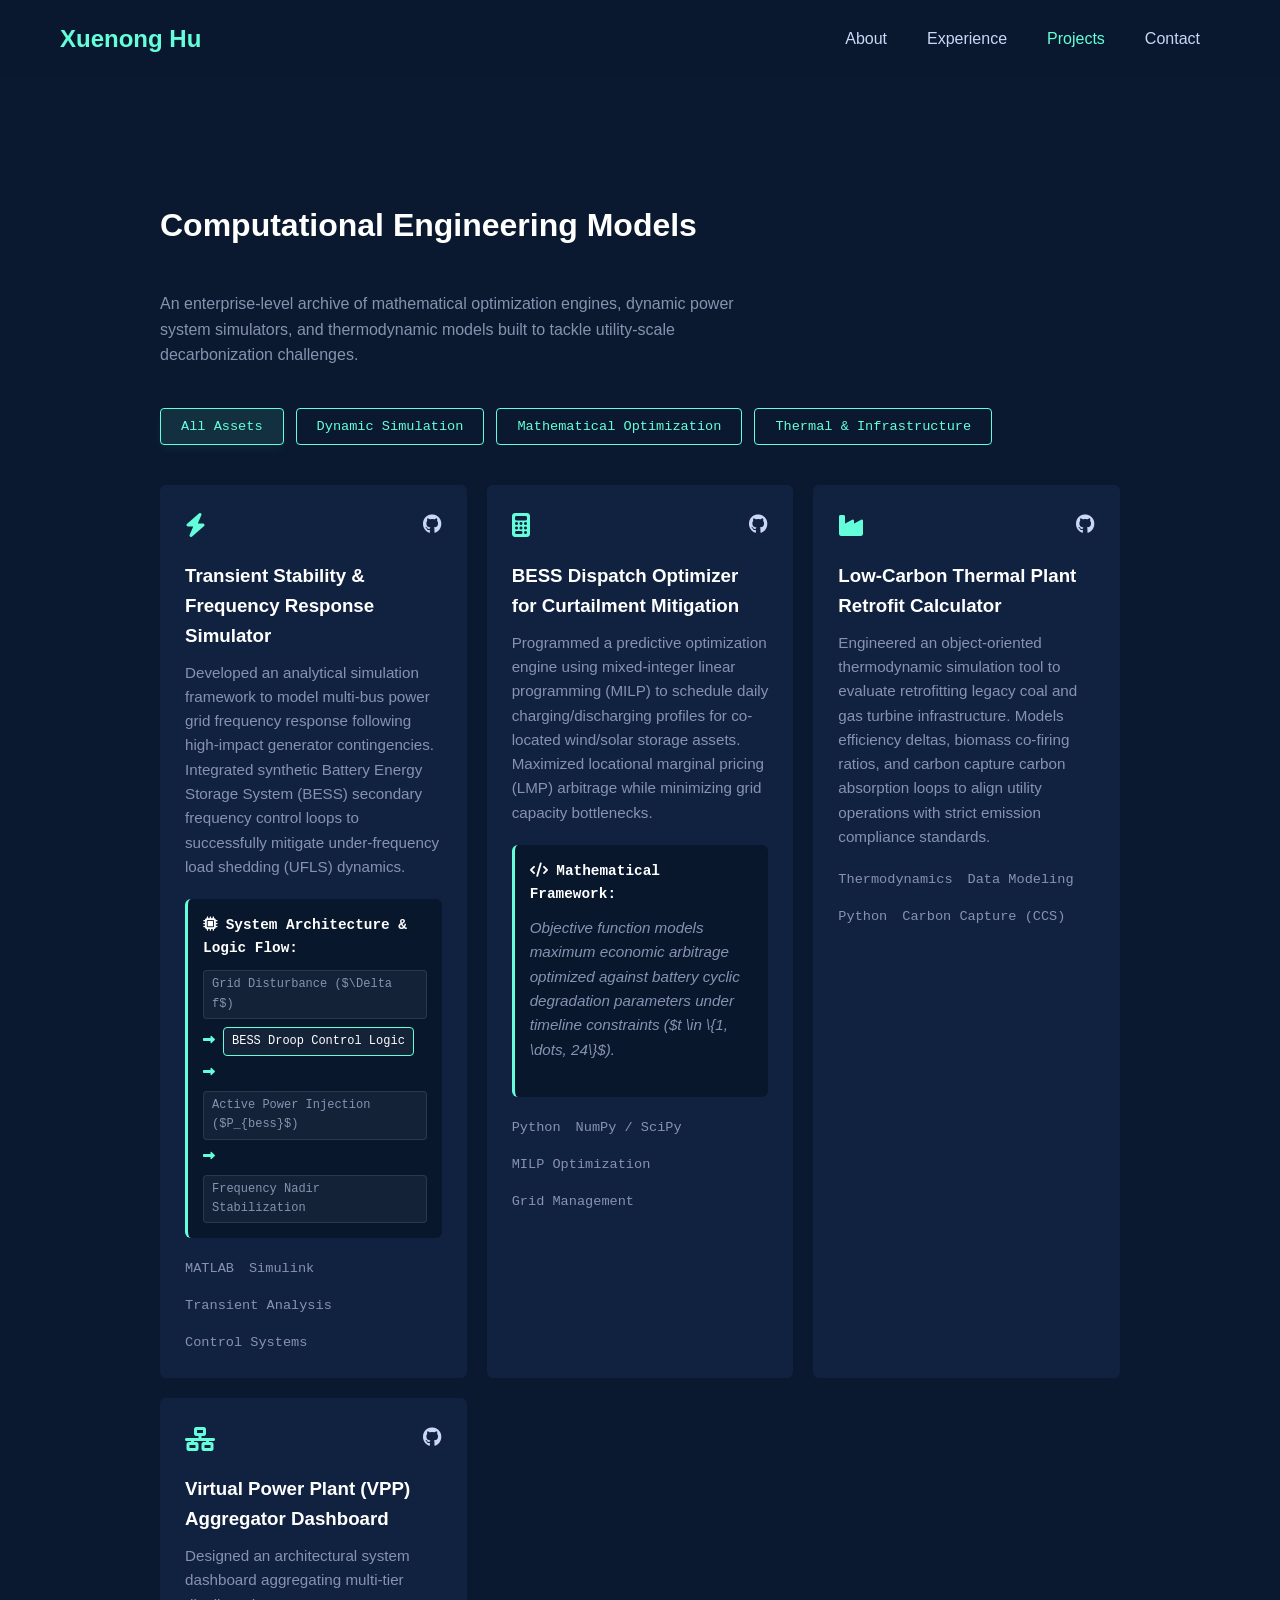
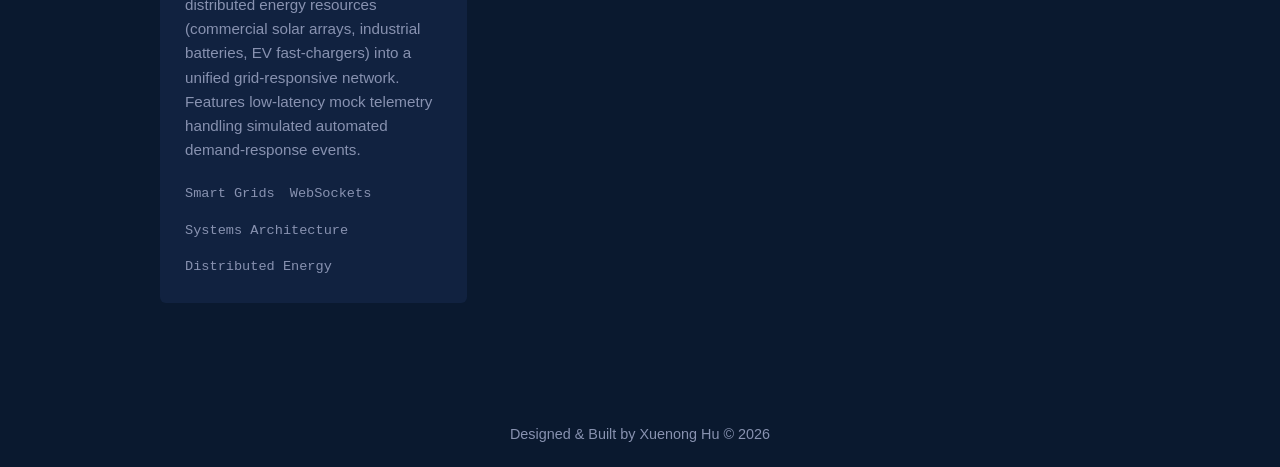
<file: projects.html>
<!DOCTYPE html>
<html lang="en">
<head>
    <meta charset="UTF-8">
    <meta name="viewport" content="width=device-width, initial-scale=1.0">
    <title>Projects | Xuenong Hu</title>
    <link rel="stylesheet" href="style.css">
    <link rel="stylesheet" href="https://cdnjs.cloudflare.com/ajax/libs/font-awesome/6.4.0/css/all.min.css">

    <meta name="description" content="Technical project repository by Xuenong Hu. Featuring power grid transient stability simulators, BESS dispatch optimization engines, and Virtual Power Plant architectures.">
    <meta name="keywords" content="Smart Grid Simulator, BESS Optimization Code, Thermal Plant Calculator, MATLAB Simulink Power Grid, Python MILP Optimization, VPP Dashboard">
    <meta name="author" content="Xuenong Hu">

    <meta property="og:type" content="website">
    <meta property="og:url" content="https://xuenonghu.github.io/projects.html">
    <meta property="og:title" content="Engineering Projects & Computational Models | Xuenong Hu">
    <meta property="og:description" content="A selective breakdown of computational models, optimization algorithms, and infrastructure systems built to handle multi-tier energy transmission challenges.">
    <meta property="og:image" content="https://xuenonghu.github.io/headshot.jpg">

    <script type="application/ld+json">
    {
      "@context": "https://schema.org",
      "@type": "ItemList",
      "itemListElement": [
        {
          "@type": "ListItem",
          "position": 1,
          "item": {
            "@type": "CreativeWork",
            "name": "Transient Stability & Frequency Response Simulator",
            "author": "Xuenong Hu",
            "programmingLanguage": "MATLAB",
            "description": "Analytical simulation framework to model multi-bus power grid frequency response."
          }
        },
        {
          "@type": "ListItem",
          "position": 2,
          "item": {
            "@type": "CreativeWork",
            "name": "BESS Dispatch Optimizer for Curtailment Mitigation",
            "author": "Xuenong Hu",
            "programmingLanguage": "Python",
            "description": "Predictive optimization engine using mixed-integer linear programming (MILP)."
          }
        }
      ]
    }
    </script>
</head>
<body>

    <nav class="navbar">
        <div class="nav-container">
            <a href="index.html" class="nav-logo">Xuenong Hu</a>
            <ul class="nav-menu" id="nav-menu">
                <li><a href="index.html#about" class="nav-link">About</a></li>
                <li><a href="experience.html" class="nav-link">Experience</a></li>
                <li><a href="projects.html" class="nav-link active">Projects</a></li>
                <li><a href="index.html#contact" class="nav-link">Contact</a></li>
            </ul>
        </div>
    </nav>

    <main class="section subpage-main">
        <div class="projects-header-wrapper">
            <h2 class="section-title">Computational Engineering Models</h2>
            <p class="projects-lead-text">
                An enterprise-level archive of mathematical optimization engines, dynamic power system simulators, and thermodynamic models built to tackle utility-scale decarbonization challenges.
            </p>
        </div>

        <div class="filter-container">
            <button class="filter-btn active" onclick="filterProjects('all')">All Assets</button>
            <button class="filter-btn" onclick="filterProjects('simulation')">Dynamic Simulation</button>
            <button class="filter-btn" onclick="filterProjects('optimization')">Mathematical Optimization</button>
            <button class="filter-btn" onclick="filterProjects('thermal')">Thermal & Infrastructure</button>
        </div>

        <div class="projects-grid" id="projects-grid">
            
            <div class="project-card target-card" data-category="simulation">
                <div class="project-content">
                    <div class="project-icons">
                        <i class="fas fa-bolt project-type-icon"></i>
                        <div class="external-links">
                            <a href="https://github.com/xuenonghu" target="_blank" rel="noopener" aria-label="GitHub Repository"><i class="fab fa-github"></i></a>
                        </div>
                    </div>
                    <h3>Transient Stability & Frequency Response Simulator</h3>
                    <p class="project-description">
                        Developed an analytical simulation framework to model multi-bus power grid frequency response following high-impact generator contingencies. Integrated synthetic Battery Energy Storage System (BESS) secondary frequency control loops to successfully mitigate under-frequency load shedding (UFLS) dynamics.
                    </p>
                    
                    <div class="tech-insight-box">
                        <h5><i class="fas fa-microchip"></i> System Architecture & Logic Flow:</h5>
                        <div class="architecture-flow">
                            <span class="flow-step">Grid Disturbance ($\Delta f$)</span>
                            <span class="flow-arrow"><i class="fas fa-long-arrow-alt-right"></i></span>
                            <span class="flow-step highlight-step">BESS Droop Control Logic</span>
                            <span class="flow-arrow"><i class="fas fa-long-arrow-alt-right"></i></span>
                            <span class="flow-step">Active Power Injection ($P_{bess}$)</span>
                            <span class="flow-arrow"><i class="fas fa-long-arrow-alt-right"></i></span>
                            <span class="flow-step">Frequency Nadir Stabilization</span>
                        </div>
                    </div>

                    <ul class="project-tech">
                        <li>MATLAB</li>
                        <li>Simulink</li>
                        <li>Transient Analysis</li>
                        <li>Control Systems</li>
                    </ul>
                </div>
            </div>

            <div class="project-card target-card" data-category="optimization">
                <div class="project-content">
                    <div class="project-icons">
                        <i class="fas fa-calculator project-type-icon"></i>
                        <div class="external-links">
                            <a href="https://github.com/xuenonghu" target="_blank" rel="noopener" aria-label="GitHub Repository"><i class="fab fa-github"></i></a>
                        </div>
                    </div>
                    <h3>BESS Dispatch Optimizer for Curtailment Mitigation</h3>
                    <p class="project-description">
                        Programmed a predictive optimization engine using mixed-integer linear programming (MILP) to schedule daily charging/discharging profiles for co-located wind/solar storage assets. Maximized locational marginal pricing (LMP) arbitrage while minimizing grid capacity bottlenecks.
                    </p>

                    <div class="tech-insight-box">
                        <h5><i class="fas fa-code"></i> Mathematical Framework:</h5>
                        <p class="mathematical-note">
                            Objective function models maximum economic arbitrage optimized against battery cyclic degradation parameters under timeline constraints ($t \in \{1, \dots, 24\}$).
                        </p>
                    </div>

                    <ul class="project-tech">
                        <li>Python</li>
                        <li>NumPy / SciPy</li>
                        <li>MILP Optimization</li>
                        <li>Grid Management</li>
                    </ul>
                </div>
            </div>

            <div class="project-card target-card" data-category="thermal">
                <div class="project-content">
                    <div class="project-icons">
                        <i class="fas fa-industry project-type-icon"></i>
                        <div class="external-links">
                            <a href="https://github.com/xuenonghu" target="_blank" rel="noopener" aria-label="GitHub Repository"><i class="fab fa-github"></i></a>
                        </div>
                    </div>
                    <h3>Low-Carbon Thermal Plant Retrofit Calculator</h3>
                    <p class="project-description">
                        Engineered an object-oriented thermodynamic simulation tool to evaluate retrofitting legacy coal and gas turbine infrastructure. Models efficiency deltas, biomass co-firing ratios, and carbon capture carbon absorption loops to align utility operations with strict emission compliance standards.
                    </p>
                    <ul class="project-tech">
                        <li>Thermodynamics</li>
                        <li>Data Modeling</li>
                        <li>Python</li>
                        <li>Carbon Capture (CCS)</li>
                    </ul>
                </div>
            </div>

            <div class="project-card target-card" data-category="simulation">
                <div class="project-content">
                    <div class="project-icons">
                        <i class="fas fa-network-wired project-type-icon"></i>
                        <div class="external-links">
                            <a href="https://github.com/xuenonghu" target="_blank" rel="noopener" aria-label="GitHub Repository"><i class="fab fa-github"></i></a>
                        </div>
                    </div>
                    <h3>Virtual Power Plant (VPP) Aggregator Dashboard</h3>
                    <p class="project-description">
                        Designed an architectural system dashboard aggregating multi-tier distributed energy resources (commercial solar arrays, industrial batteries, EV fast-chargers) into a unified grid-responsive network. Features low-latency mock telemetry handling simulated automated demand-response events.
                    </p>
                    <ul class="project-tech">
                        <li>Smart Grids</li>
                        <li>WebSockets</li>
                        <li>Systems Architecture</li>
                        <li>Distributed Energy</li>
                    </ul>
                </div>
            </div>

        </div>
    </main>

    <footer>
        <p>Designed & Built by Xuenong Hu &copy; 2026</p>
    </footer>

    <script>
        function filterProjects(category) {
            const cards = document.querySelectorAll('.target-card');
            const buttons = document.querySelectorAll('.filter-btn');
            
            buttons.forEach(btn => btn.classList.remove('active'));
            if (event && event.target) {
                event.target.classList.add('active');
            }

            cards.forEach(card => {
                if (category === 'all' || card.getAttribute('data-category') === category) {
                    card.style.display = 'block';
                    setTimeout(() => card.style.opacity = '1', 10);
                } else {
                    card.style.opacity = '0';
                    card.style.display = 'none';
                }
            });
        }
    </script>
</body>
</html>
</file>
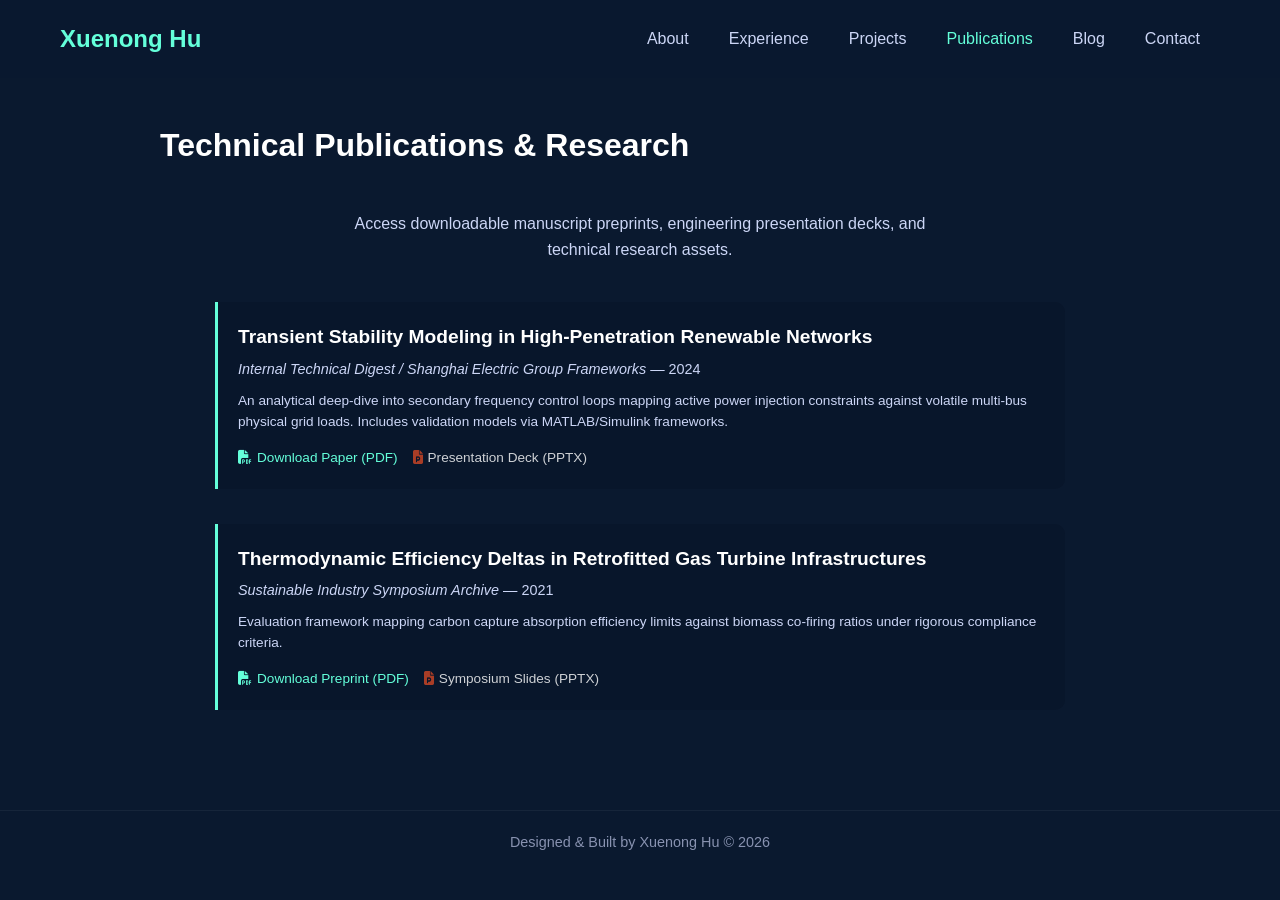
<file: publications.html>
<!DOCTYPE html>
<html lang="en">
<head>
    <meta charset="UTF-8">
    <meta name="viewport" content="width=device-width, initial-scale=1.0">
    <title>Publications & Assets | Xuenong Hu</title>
    <link rel="stylesheet" href="style.css">
    <link rel="stylesheet" href="https://cdnjs.cloudflare.com/ajax/libs/font-awesome/6.4.0/css/all.min.css">
    
    <meta name="description" content="Technical publications, downloadable industry white papers, presentation slides, and research contributions by Xuenong Hu.">
</head>
<body>

    <nav class="navbar">
        <div class="nav-container">
            <a href="index.html" class="nav-logo">Xuenong Hu</a>
            <ul class="nav-menu" id="nav-menu">
                <li><a href="index.html#about" class="nav-link">About</a></li>
                <li><a href="experience.html" class="nav-link">Experience</a></li>
                <li><a href="projects.html" class="nav-link">Projects</a></li>
                <li><a href="publications.html" class="nav-link active">Publications</a></li>
                <li><a href="blog.html" class="nav-link">Blog</a></li>
                <li><a href="index.html#contact" class="nav-link">Contact</a></li>
            </ul>
        </div>
    </nav>

    <main class="section subpage-main" style="margin-top: 100px; padding: 20px;">
        <h2 class="section-title">Technical Publications & Research</h2>
        <p style="text-align: center; max-width: 600px; margin: 0 auto 40px auto; color: var(--light-slate);">
            Access downloadable manuscript preprints, engineering presentation decks, and technical research assets.
        </p>
        
        <div class="publications-container" style="max-width: 850px; margin: 0 auto; display: flex; flex-direction: column; gap: 35px;">
            
            <div class="pub-entry" style="border-left: 3px solid var(--accent); padding-left: 20px; background: rgba(2,12,27,0.2); padding: 20px; border-radius: 0 10px 10px 0;">
                <h4 style="color: var(--white); margin: 0 0 5px 0; font-size: 1.2rem;">Transient Stability Modeling in High-Penetration Renewable Networks</h4>
                <p style="margin: 0; font-size: 0.9rem; color: var(--light-slate);">
                    <em>Internal Technical Digest / Shanghai Electric Group Frameworks</em> — 2024
                </p>
                <p style="margin: 10px 0; font-size: 0.85rem; line-height: 1.5;">
                    An analytical deep-dive into secondary frequency control loops mapping active power injection constraints against volatile multi-bus physical grid loads. Includes validation models via MATLAB/Simulink frameworks.
                </p>
                <div class="asset-links" style="display: flex; gap: 15px; font-size: 0.85rem; margin-top: 15px;">
                    <a href="assets/hu_transient_stability_2024.pdf" download style="color: var(--accent); text-decoration: none; display: inline-flex; align-items: center; gap: 5px;">
                        <i class="fas fa-file-pdf"></i> Download Paper (PDF)
                    </a>
                    <a href="assets/hu_transient_stability_slides.pptx" download style="color: var(--white); text-decoration: none; display: inline-flex; align-items: center; gap: 5px; opacity: 0.8;">
                        <i class="fas fa-file-powerpoint" style="color: #d24726;"></i> Presentation Deck (PPTX)
                    </a>
                </div>
            </div>

            <div class="pub-entry" style="border-left: 3px solid var(--accent); padding-left: 20px; background: rgba(2,12,27,0.2); padding: 20px; border-radius: 0 10px 10px 0;">
                <h4 style="color: var(--white); margin: 0 0 5px 0; font-size: 1.2rem;">Thermodynamic Efficiency Deltas in Retrofitted Gas Turbine Infrastructures</h4>
                <p style="margin: 0; font-size: 0.9rem; color: var(--light-slate);">
                    <em>Sustainable Industry Symposium Archive</em> — 2021
                </p>
                <p style="margin: 10px 0; font-size: 0.85rem; line-height: 1.5;">
                    Evaluation framework mapping carbon capture absorption efficiency limits against biomass co-firing ratios under rigorous compliance criteria.
                </p>
                <div class="asset-links" style="display: flex; gap: 15px; font-size: 0.85rem; margin-top: 15px;">
                    <a href="assets/hu_thermodynamic_deltas_2021.pdf" download style="color: var(--accent); text-decoration: none; display: inline-flex; align-items: center; gap: 5px;">
                        <i class="fas fa-file-pdf"></i> Download Preprint (PDF)
                    </a>
                    <a href="assets/hu_turbine_retrofit_deck.pptx" download style="color: var(--white); text-decoration: none; display: inline-flex; align-items: center; gap: 5px; opacity: 0.8;">
                        <i class="fas fa-file-powerpoint" style="color: #d24726;"></i> Symposium Slides (PPTX)
                    </a>
                </div>
            </div>

        </div>
    </main>

    <footer style="margin-top: 80px; padding: 20px 0; text-align: center; border-top: 1px solid rgba(255,255,255,0.05);">
        <p>Designed & Built by Xuenong Hu &copy; 2026</p>
    </footer>
</body>
</html>
</file>
<file: style.css>
/* Global Reset & Variables */
:root {
    --bg-color: #0a192f;
    --bg-light: #112240;
    --text-main: #ccd6f6;
    --text-muted: #8892b0;
    --accent: #64ffda;
    --white: #ffffff;
}

* {
    margin: 0;
    padding: 0;
    box-sizing: border-box;
    scroll-behavior: smooth;
}

body {
    font-family: 'Segoe UI', Tahoma, Geneva, Verdana, sans-serif;
    background-color: var(--bg-color);
    color: var(--text-main);
    line-height: 1.6;
}

/* Navigation */
.navbar {
    position: fixed;
    top: 0;
    width: 100%;
    background-color: rgba(10, 25, 47, 0.85);
    backdrop-filter: blur(10px);
    z-index: 1000;
}

.nav-container {
    display: flex;
    justify-content: space-between;
    align-items: center;
    max-width: 1200px;
    margin: 0 auto;
    padding: 20px;
}

.nav-logo {
    color: var(--accent);
    font-weight: bold;
    font-size: 1.5rem;
    text-decoration: none;
}

.nav-menu {
    display: flex;
    list-style: none;
}

.nav-link {
    color: var(--text-main);
    text-decoration: none;
    padding: 0 20px;
    transition: color 0.3s;
}

.nav-link:hover, .nav-link.active {
    color: var(--accent);
}

.hamburger {
    display: none;
    cursor: pointer;
    font-size: 1.5rem;
    color: var(--accent);
}

/* Hero Section */
.hero {
    height: 100vh;
    display: flex;
    align-items: center;
    max-width: 1000px;
    margin: 0 auto;
    padding: 0 20px;
}

.hero-content h1 {
    font-size: 3.5rem;
    color: var(--white);
}

.hero-content h2 {
    font-size: 2.5rem;
    color: var(--text-muted);
    margin-bottom: 20px;
}

.hero-content p {
    max-width: 600px;
    margin-bottom: 40px;
    color: var(--text-muted);
}

.highlight {
    color: var(--accent);
}

.btn {
    display: inline-block;
    padding: 12px 24px;
    border: 1px solid var(--accent);
    color: var(--accent);
    text-decoration: none;
    border-radius: 4px;
    transition: all 0.3s ease;
}

.btn:hover {
    background-color: rgba(100, 255, 218, 0.1);
}

/* Sections General */
.section {
    padding: 100px 20px;
    max-width: 1000px;
    margin: 0 auto;
}

.bg-light {
    max-width: 100%;
    background-color: var(--bg-light);
}

.section-title {
    font-size: 2rem;
    color: var(--white);
    margin-bottom: 40px;
    position: relative;
}

/* Skills list */
.skills-list {
    display: grid;
    grid-template-columns: repeat(auto-fit, minmax(200px, 1fr));
    list-style: none;
    margin-top: 20px;
    gap: 10px;
}

.skills-list li {
    color: var(--text-muted);
}

.skills-list i {
    color: var(--accent);
    margin-right: 10px;
}

/* Projects Grid */
.projects-grid {
    display: grid;
    grid-template-columns: repeat(auto-fit, minmax(300px, 1fr));
    gap: 20px;
    max-width: 1000px;
    margin: 0 auto;
}

.project-card {
    background-color: var(--bg-light);
    border-radius: 6px;
    padding: 25px;
    transition: transform 0.3s, opacity 0.3s ease;
}

.project-card:hover {
    transform: translateY(-5px);
}

.project-icons {
    display: flex;
    justify-content: space-between;
    align-items: center;
    margin-bottom: 20px;
}

.folder-icon {
    font-size: 2rem;
    color: var(--accent);
}

.external-links a {
    color: var(--text-main);
    font-size: 1.2rem;
    margin-left: 15px;
    text-decoration: none;
}

.external-links a:hover {
    color: var(--accent);
}

.project-content h3 {
    color: var(--white);
    margin-bottom: 10px;
}

.project-content p {
    color: var(--text-muted);
    font-size: 0.95rem;
    margin-bottom: 20px;
}

.project-tech {
    display: flex;
    flex-wrap: wrap;
    list-style: none;
    gap: 15px;
    font-family: monospace;
    font-size: 0.85rem;
    color: var(--text-muted);
}

/* Contact & Footer */
.contact-section {
    text-align: center;
}

.contact-section p {
    max-width: 500px;
    margin: 0 auto 30px auto;
    color: var(--text-muted);
}

.social-links {
    margin-top: 40px;
}

.social-links a {
    color: var(--text-main);
    font-size: 1.8rem;
    margin: 0 15px;
    transition: color 0.3s;
}

.social-links a:hover {
    color: var(--accent);
}

footer {
    text-align: center;
    padding: 20px;
    font-size: 0.9rem;
    color: var(--text-muted);
}

/* Mobile Responsive */
@media (max-width: 768px) {
    .nav-menu {
        display: none;
        flex-direction: column;
        position: absolute;
        top: 70px;
        left: 0;
        width: 100%;
        background-color: var(--bg-light);
        text-align: center;
        padding: 20px 0;
    }
    
    .nav-menu.active {
        display: flex;
    }
    
    .nav-menu li {
        margin: 15px 0;
    }
    
    .hamburger {
        display: block;
    }
    
    .hero-content h1 { font-size: 2.5rem; }
    .hero-content h2 { font-size: 1.8rem; }
    
    .about-container {
        flex-direction: column-reverse;
    }
    
    .about-image {
        margin-bottom: 30px;
        width: 100%;
    }
}

/* ==========================================================================
   Advanced Content Extensions (Interactive Architecture & Formatting Additions)
   ========================================================================== */

/* About Section Layout */
.about-container {
    display: flex; 
    gap: 50px; 
    align-items: flex-start; 
    flex-wrap: wrap;
}

.about-text {
    flex: 2; 
    min-width: 300px;
}

.about-image {
    flex: 1; 
    min-width: 250px; 
    display: flex; 
    justify-content: center;
}

.about-image img {
    width: 100%; 
    max-width: 280px; 
    height: auto; 
    object-fit: cover; 
    border-radius: 10px; 
    border: 2px solid var(--accent); 
    box-shadow: 0 10px 30px -15px rgba(2,12,27,0.7);
    transition: transform 0.3s cubic-bezier(0.645, 0.045, 0.355, 1);
}

.about-image img:hover {
    transform: translateY(-5px);
}

.class-accent-icon {
    color: var(--accent); 
    margin-right: 8px;
}

.section-action-wrapper {
    text-align: center; 
    margin-top: 40px;
}

.btn-sm {
    padding: 10px 24px; 
    font-size: 0.9rem;
}

/* Operational Metrics Dashboard */
.metrics-dashboard {
    display: grid;
    grid-template-columns: repeat(auto-fit, minmax(160px, 1fr));
    gap: 20px;
    margin: 30px 0;
    background: rgba(2, 12, 27, 0.4);
    padding: 20px;
    border-radius: 8px;
    border: 1px solid rgba(230, 241, 255, 0.08);
}

.metric-item {
    display: flex;
    flex-direction: column;
    text-align: center;
}

.metric-number {
    font-size: 2.2rem;
    font-weight: bold;
    color: var(--accent);
    font-family: monospace;
    margin-bottom: 5px;
}

.metric-label {
    font-size: 0.75rem;
    color: var(--text-muted);
    text-transform: uppercase;
    letter-spacing: 1px;
    line-height: 1.4;
}

/* Experience Layouts */
.subpage-main {
    margin-top: 100px;
}

.timeline-container, .education-container {
    max-width: 800px; 
    margin-bottom: 60px;
}

.timeline-block {
    margin-bottom: 40px; 
    border-left: 2px solid var(--accent); 
    padding-left: 20px;
    transition: transform 0.25s ease;
}

.timeline-block:hover {
    transform: translateX(4px);
}

.timeline-block h3 {
    color: var(--white);
    font-size: 1.25rem;
}

.timeline-block h4 {
    color: var(--accent); 
    margin-bottom: 10px;
    font-size: 1.05rem;
}

.location-tag {
    color: var(--text-muted); 
    font-weight: normal;
    font-size: 0.9rem;
}

.timeline-date {
    font-family: monospace; 
    font-size: 0.9rem; 
    margin-bottom: 10px;
    color: var(--text-muted);
}

.timeline-details {
    color: var(--text-muted); 
    padding-left: 20px; 
    line-height: 1.8;
}

.education-block {
    margin-bottom: 30px; 
    border-left: 2px solid var(--text-muted); 
    padding-left: 20px;
}

.education-block h3 {
    color: var(--white);
}

.education-block h4 {
    color: var(--text-muted); 
    margin-bottom: 5px;
}

.weight-normal {
    font-weight: normal;
}

/* Projects Categorization Controls & Technical Explainer Flowcharts */
.projects-header-wrapper {
    margin-bottom: 30px;
}

.projects-lead-text {
    color: var(--text-muted); 
    margin-bottom: 40px; 
    max-width: 600px;
    line-height: 1.6;
}

.filter-container {
    display: flex;
    gap: 12px;
    flex-wrap: wrap;
    margin-bottom: 40px;
}

.filter-btn {
    background: transparent;
    color: var(--accent);
    border: 1px solid var(--accent);
    padding: 10px 20px;
    font-family: monospace;
    font-size: 0.85rem;
    border-radius: 4px;
    cursor: pointer;
    transition: all 0.25s ease;
}

.filter-btn:hover, .filter-btn.active {
    background: rgba(100, 255, 218, 0.1);
    box-shadow: 0 4px 12px rgba(100, 255, 218, 0.05);
}

.project-type-icon {
    font-size: 1.5rem;
    color: var(--accent);
}

.tech-insight-box {
    background: rgba(2, 12, 27, 0.5);
    border-radius: 6px;
    padding: 15px;
    margin: 20px 0;
    border-left: 3px solid var(--accent);
}

.tech-insight-box h5 {
    font-family: monospace;
    color: var(--white);
    margin: 0 0 10px 0;
    font-size: 0.9rem;
}

.architecture-flow {
    display: flex;
    align-items: center;
    gap: 8px;
    flex-wrap: wrap;
    font-size: 0.75rem;
    font-family: monospace;
    color: var(--text-muted);
}

.flow-step {
    background: rgba(230, 241, 255, 0.05);
    padding: 4px 8px;
    border-radius: 4px;
    border: 1px solid rgba(230, 241, 255, 0.1);
}

.flow-step.highlight-step {
    border-color: var(--accent);
    color: var(--white);
}

.flow-arrow {
    color: var(--accent);
}

.mathematical-note {
    font-size: 0.8rem;
    font-style: italic;
    color: var(--text-muted);
    margin: 0;
}

.target-card {
    background-color: var(--bg-light);
}
</file>
